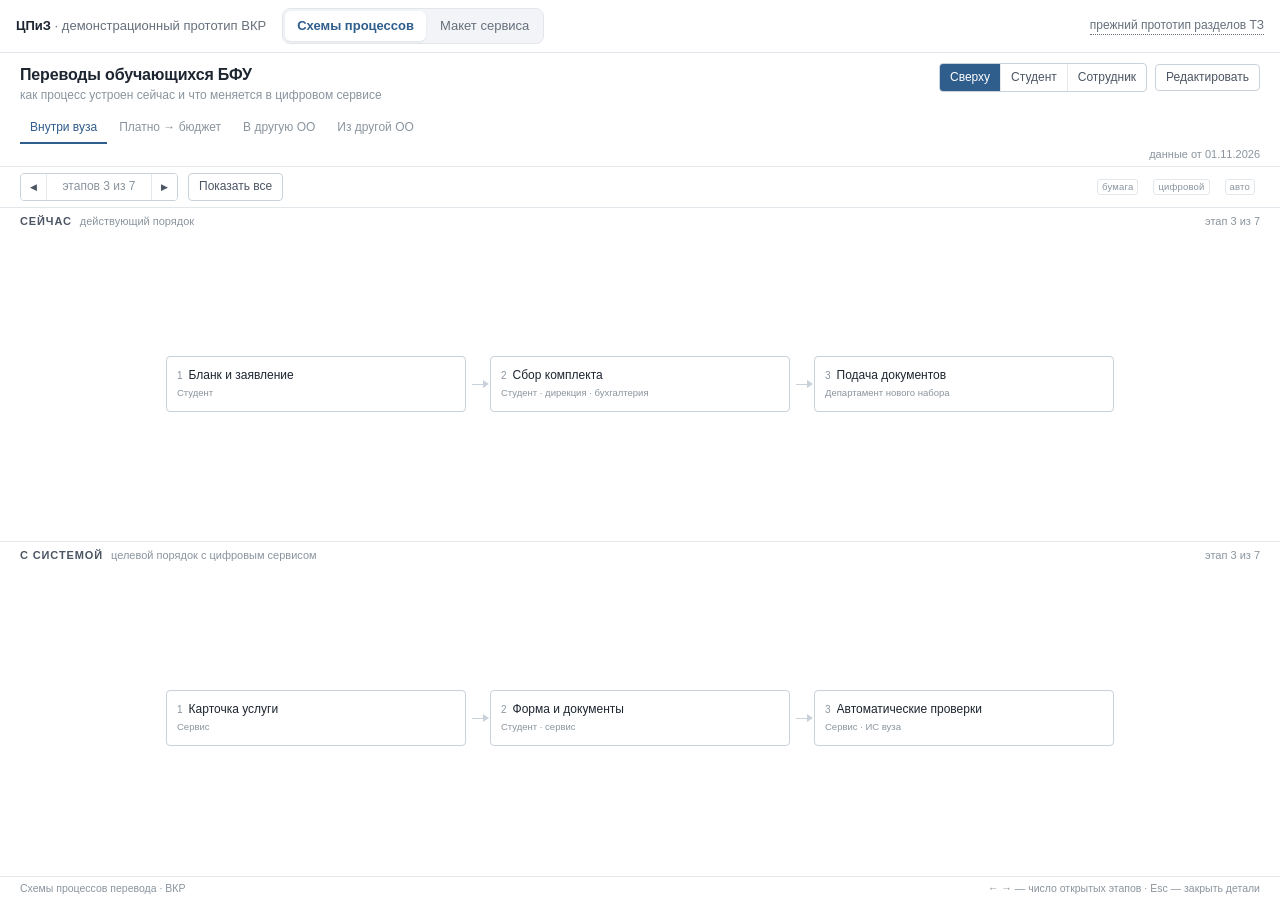
<file: index.html>
<!DOCTYPE html>
<html lang="ru">
<head>
<meta charset="utf-8">
<meta name="viewport" content="width=device-width, initial-scale=1">
<title>ЦПиЗ — схемы процессов и макет сервиса</title>
<meta name="description" content="Демонстрационный прототип по ВКР: схемы процессов перевода и макет сервиса «Центр поддержки и заявок». Статический сайт без сборки.">
<style>
  :root {
    --accent: #2f5d8c;
    --line: #e2e6ec;
    --bg: #f6f7f9;
    --text: #1b2430;
    --muted: #66707c;
  }
  * { box-sizing: border-box; }
  html, body { height: 100%; }
  body {
    margin: 0;
    display: flex;
    flex-direction: column;
    font: 14px/1.4 -apple-system, BlinkMacSystemFont, "Segoe UI", Roboto, Arial, sans-serif;
    color: var(--text);
    background: var(--bg);
  }
  .bar {
    flex: 0 0 auto;
    display: flex;
    align-items: center;
    gap: 16px;
    padding: 8px 16px;
    background: #fff;
    border-bottom: 1px solid var(--line);
    flex-wrap: wrap;
  }
  .bar__brand { font-weight: 600; font-size: 13px; white-space: nowrap; }
  .bar__brand span { color: var(--muted); font-weight: 400; }
  .tabs {
    display: flex;
    gap: 2px;
    padding: 2px;
    border: 1px solid var(--line);
    border-radius: 8px;
    background: #f2f4f7;
  }
  .tabs button {
    border: 0;
    background: transparent;
    padding: 6px 12px;
    border-radius: 6px;
    font: inherit;
    font-size: 13px;
    color: var(--muted);
    cursor: pointer;
  }
  .tabs button:hover { color: var(--text); }
  .tabs button[aria-pressed="true"] {
    background: #fff;
    color: var(--accent);
    font-weight: 600;
    box-shadow: 0 1px 2px rgba(16, 24, 40, .08);
  }
  .tabs button:focus-visible { outline: 2px solid var(--accent); outline-offset: 1px; }
  .bar__spacer { flex: 1 1 auto; }
  .bar__legacy {
    font-size: 12px;
    color: var(--muted);
    text-decoration: none;
    border-bottom: 1px dotted currentColor;
    white-space: nowrap;
  }
  .bar__legacy:hover { color: var(--accent); }
  .stage {
    flex: 1 1 auto;
    display: block;
    width: 100%;
    border: 0;
    background: #fff;
  }
  @media (max-width: 640px) {
    .bar { gap: 8px; padding: 6px 10px; }
    .bar__brand span { display: none; }
    .tabs button { padding: 5px 9px; font-size: 12.5px; }
    .bar__legacy { font-size: 11px; }
  }
  @media print {
    .bar { display: none; }
    .stage { height: auto; }
  }
</style>
</head>
<body>
<header class="bar">
  <div class="bar__brand">ЦПиЗ <span>· демонстрационный прототип ВКР</span></div>
  <div class="tabs" role="group" aria-label="Режим прототипа">
    <button type="button" data-mode="flows" aria-pressed="true">Схемы процессов</button>
    <button type="button" data-mode="mockup" aria-pressed="false">Макет сервиса</button>
  </div>
  <div class="bar__spacer"></div>
  <a class="bar__legacy" href="legacy-mockup/index.html" target="_blank" rel="noopener">прежний прототип разделов ТЗ</a>
</header>

<iframe class="stage" id="stage" src="flows/index.html" title="Прототип: схемы процессов"></iframe>

<script>
(function () {
  'use strict';

  var KEY = 'shell-mode';
  var VIEWS = {
    flows: { src: 'flows/index.html', title: 'Прототип: схемы процессов', doc: 'Схемы процессов' },
    mockup: { src: 'mockup/index.html', title: 'Прототип: макет сервиса', doc: 'Макет сервиса' }
  };
  var buttons = Array.prototype.slice.call(document.querySelectorAll('[data-mode]'));
  var stage = document.getElementById('stage');

  function readMode() {
    try {
      var saved = window.localStorage.getItem(KEY);
      return Object.prototype.hasOwnProperty.call(VIEWS, saved) ? saved : 'flows';
    } catch (err) {
      return 'flows';
    }
  }

  function saveMode(mode) {
    try {
      window.localStorage.setItem(KEY, mode);
    } catch (err) {
      /* localStorage недоступен (например, file:// в приватном режиме) — режим просто не запомнится */
    }
  }

  function applyMode(mode) {
    var view = VIEWS[mode] || VIEWS.flows;
    if (stage.getAttribute('src') !== view.src) {
      stage.setAttribute('src', view.src);
    }
    stage.title = view.title;
    document.title = view.doc + ' — ЦПиЗ';
    buttons.forEach(function (button) {
      button.setAttribute('aria-pressed', String(button.getAttribute('data-mode') === mode));
    });
  }

  buttons.forEach(function (button) {
    button.addEventListener('click', function () {
      var mode = button.getAttribute('data-mode');
      if (!VIEWS[mode]) { return; }
      applyMode(mode);
      saveMode(mode);
    });
  });

  applyMode(readMode());
})();
</script>
</body>
</html>
</file>
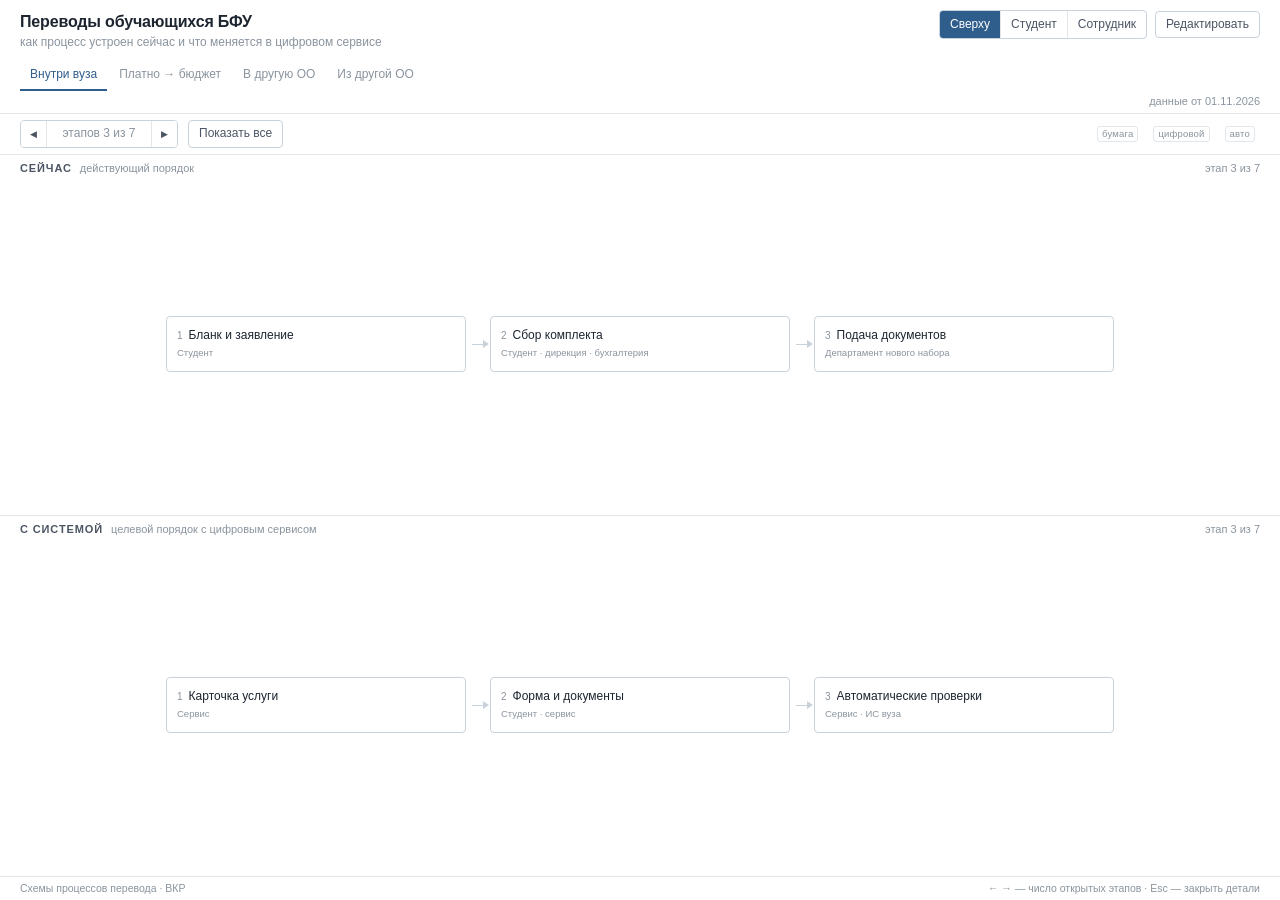
<file: flows/index.html>
<!DOCTYPE html>
<html lang="ru">
<head>
<meta charset="utf-8">
<meta name="viewport" content="width=device-width, initial-scale=1">
<title>Переводы обучающихся БФУ — схемы процессов</title>
<meta name="description" content="Схемы процессов перевода студентов БФУ: как процесс устроен сейчас и что меняется в цифровом сервисе.">
<link rel="stylesheet" href="flows.css">
</head>
<body>

<header class="topbar">
  <div class="topbar-main">
    <div class="brand">
      <h1 id="page-title">Переводы обучающихся БФУ</h1>
      <p class="subtitle" id="page-subtitle">как процесс устроен сейчас и что меняется в цифровом сервисе</p>
    </div>
    <div class="topbar-actions">
      <div class="pov-switch" id="pov-switch" role="group" aria-label="Точка зрения на процесс"></div>
      <button type="button" class="btn edit-toggle" id="edit-toggle" aria-pressed="false">Редактировать</button>
    </div>
  </div>

  <nav class="tabs" id="tabs" role="tablist" aria-label="Процессы перевода"></nav>

  <div class="statusline">
    <span class="note" id="note" hidden></span>
    <span class="message" id="message" role="status" aria-live="polite"></span>
    <span class="updated" id="updated"></span>
  </div>
</header>

<main class="board">
  <div class="board-toolbar">
    <div class="stepper" id="stepper" role="group" aria-label="Сколько этапов схемы открыто">
      <button type="button" id="prev-step" aria-label="Меньше открытых этапов">&#9664;</button>
      <span class="step-label" id="step-label">этапов 3 из 3</span>
      <button type="button" id="next-step" aria-label="Больше открытых этапов">&#9654;</button>
    </div>
    <button type="button" class="btn btn-ghost" id="show-all">Показать все</button>

    <div class="editbar" id="editbar" hidden>
      <button type="button" class="btn btn-primary" id="btn-save">Сохранить</button>
      <button type="button" class="btn" id="btn-reset">Сбросить</button>
      <button type="button" class="btn" id="btn-export">Экспорт JSON</button>
      <button type="button" class="btn" id="btn-import">Импорт JSON</button>
      <input type="file" id="import-file" accept=".json,application/json" hidden>
    </div>

    <div class="legend" aria-label="Типы документов">
      <span><span class="doc-type">бумага</span></span>
      <span><span class="doc-type">цифровой</span></span>
      <span><span class="doc-type">авто</span></span>
    </div>
  </div>

  <div class="print-head" id="print-head"></div>

  <div class="work">
    <div class="zones">
      <section class="zone" aria-labelledby="zone-asis-title">
        <div class="zone-head">
          <h2 id="zone-asis-title">Сейчас</h2>
          <span class="zone-sub">действующий порядок</span>
          <span class="zone-count" id="count-asis"></span>
          <div class="zone-tools" id="tools-asis" hidden>
            <button type="button" class="btn btn-mini" data-add="asIs">+ этап</button>
            <button type="button" class="btn btn-mini" data-del="asIs">&minus; этап</button>
          </div>
        </div>
        <div class="canvas" id="canvas-asis" tabindex="0" aria-label="Схема этапов: сейчас">
          <div class="track" id="track-asis"></div>
        </div>
      </section>

      <section class="zone" aria-labelledby="zone-tobe-title">
        <div class="zone-head">
          <h2 id="zone-tobe-title">С системой</h2>
          <span class="zone-sub">целевой порядок с цифровым сервисом</span>
          <span class="zone-count" id="count-tobe"></span>
          <div class="zone-tools" id="tools-tobe" hidden>
            <button type="button" class="btn btn-mini" data-add="toBe">+ этап</button>
            <button type="button" class="btn btn-mini" data-del="toBe">&minus; этап</button>
          </div>
        </div>
        <div class="canvas" id="canvas-tobe" tabindex="0" aria-label="Схема этапов: с системой">
          <div class="track" id="track-tobe"></div>
        </div>
      </section>
    </div>

    <aside class="detail" id="detail" hidden aria-label="Детали этапа">
      <div class="detail-head">
        <span class="detail-kicker" id="detail-kicker"></span>
        <button type="button" class="detail-close" id="detail-close" aria-label="Закрыть детали">&times;</button>
      </div>
      <div class="detail-body" id="detail-body"></div>
    </aside>
  </div>
</main>

<footer class="foot">
  <span>Схемы процессов перевода · ВКР</span>
  <span class="hint">&larr; &rarr; — число открытых этапов · Esc — закрыть детали</span>
</footer>

<script src="flows-data.js"></script>
<script src="flows.js"></script>
</body>
</html>
</file>
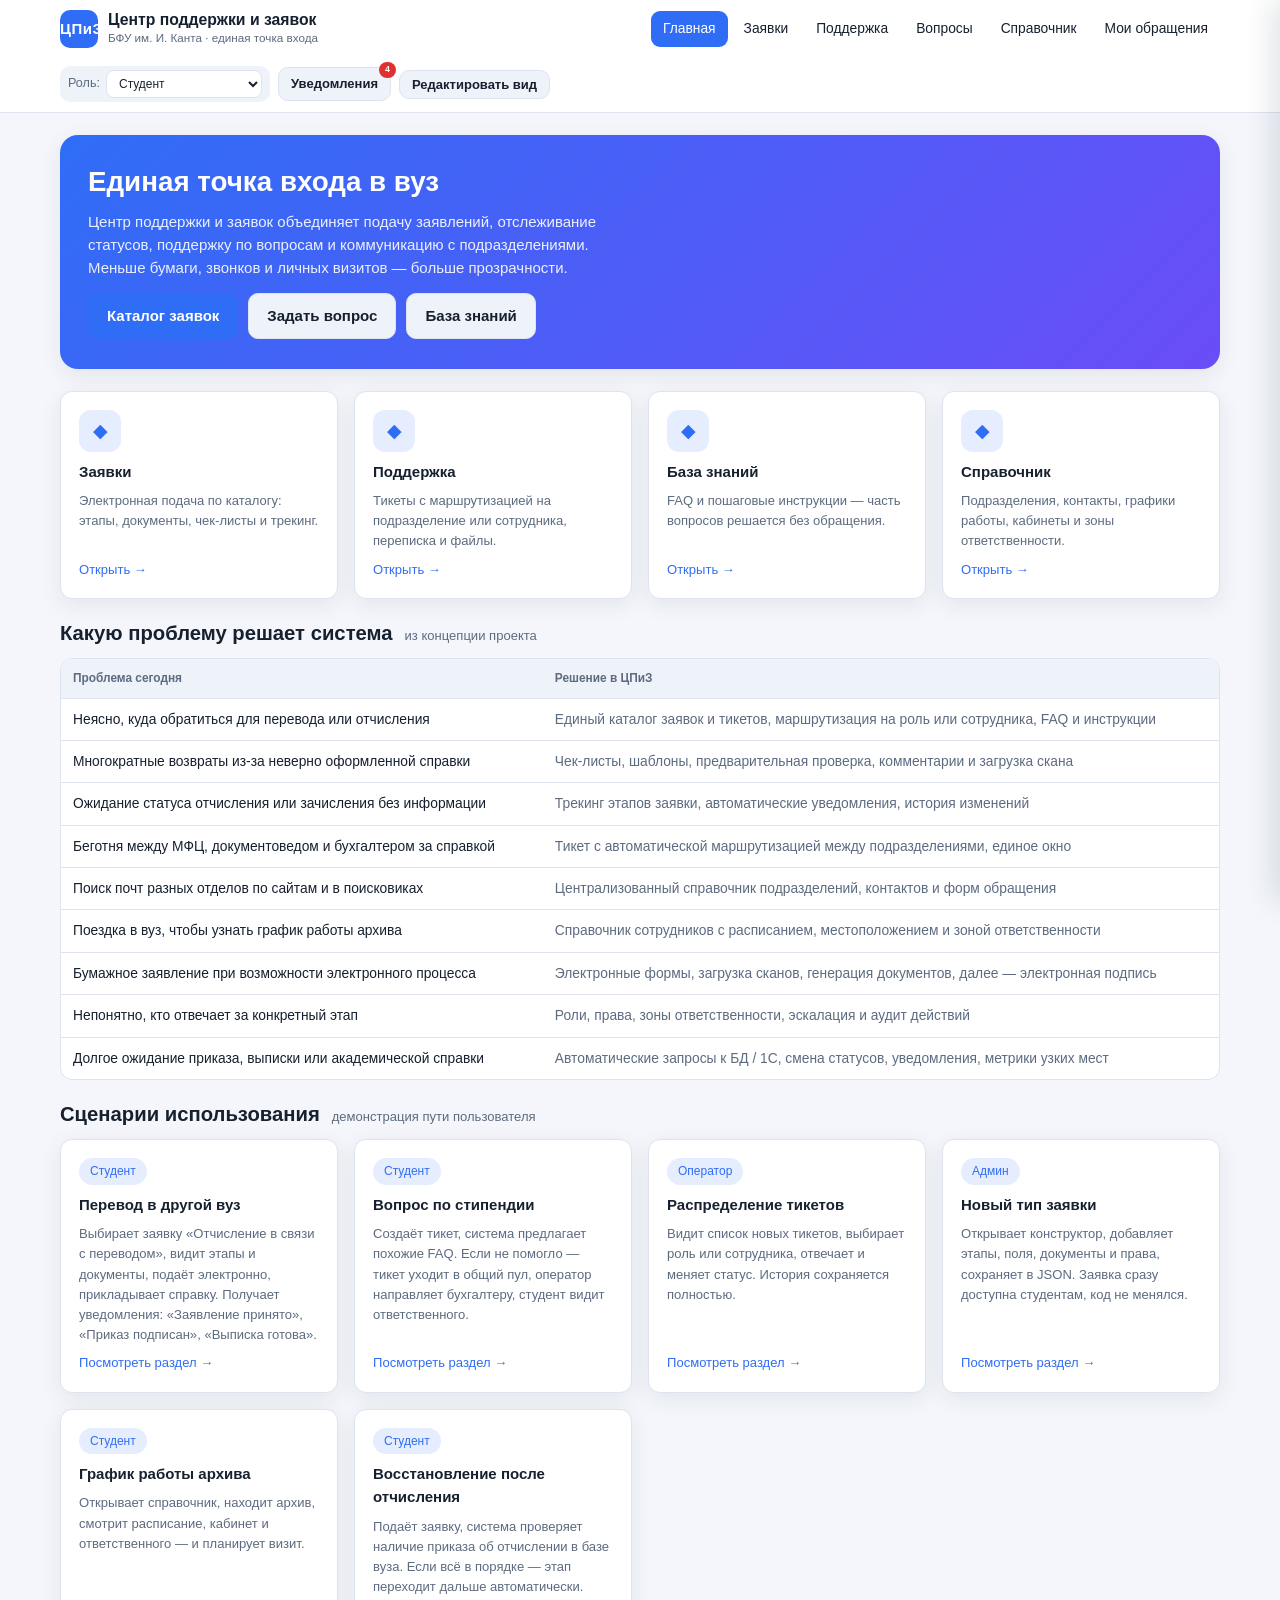
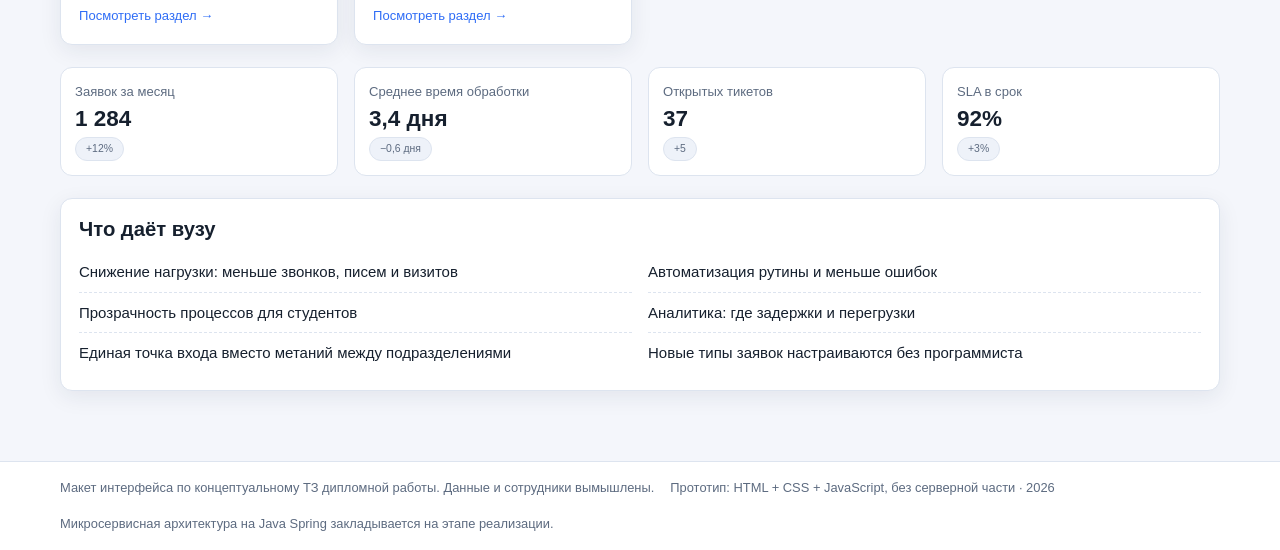
<file: legacy-mockup/index.html>
<!DOCTYPE html>
<html lang="ru">
<head>
<meta charset="utf-8">
<meta name="viewport" content="width=device-width, initial-scale=1">
<title>ЦПиЗ — Центр поддержки и заявок вуза (кликабельный макет)</title>
<meta name="description" content="Кликабельный макет веб-приложения «Центр поддержки и заявок» по концептуальному ТЗ дипломной работы. HTML/CSS/JS без серверной части.">
<link rel="stylesheet" href="css/styles.css">
</head>
<body>
<div class="shell">
  <header class="app-header" data-eid="header" data-elabel="Шапка сайта">
    <div class="app-header__inner">
      <div class="brand" data-eid="brand" data-elabel="Логотип и название">
        <div class="brand__mark">ЦПиЗ</div>
        <div>
          <div class="brand__title">Центр поддержки и заявок</div>
          <div class="brand__sub">БФУ им. И. Канта · единая точка входа</div>
        </div>
      </div>
      <nav class="nav" id="nav" aria-label="Основная навигация"></nav>
      <div class="header-tools" id="header-tools"></div>
    </div>
  </header>

  <main class="app-main" id="view"></main>

  <footer class="app-footer">
    <div class="app-footer__inner" data-eid="footer" data-elabel="Подвал сайта">
      <span>Макет интерфейса по концептуальному ТЗ дипломной работы. Данные и сотрудники вымышлены.</span>
      <span class="muted">Прототип: HTML + CSS + JavaScript, без серверной части · <span id="year"></span></span>
      <span class="muted">Микросервисная архитектура на Java Spring закладывается на этапе реализации.</span>
    </div>
  </footer>
</div>

<div id="modal-root"></div>
<div class="toasts" id="toasts"></div>

<noscript>
  <p style="padding:20px">Для работы макета нужен включённый JavaScript.</p>
</noscript>

<script src="js/data.js"></script>
<script src="js/editor.js"></script>
<script src="js/app.js"></script>
<script>document.getElementById('year').textContent = new Date().getFullYear();</script>
</body>
</html>
</file>
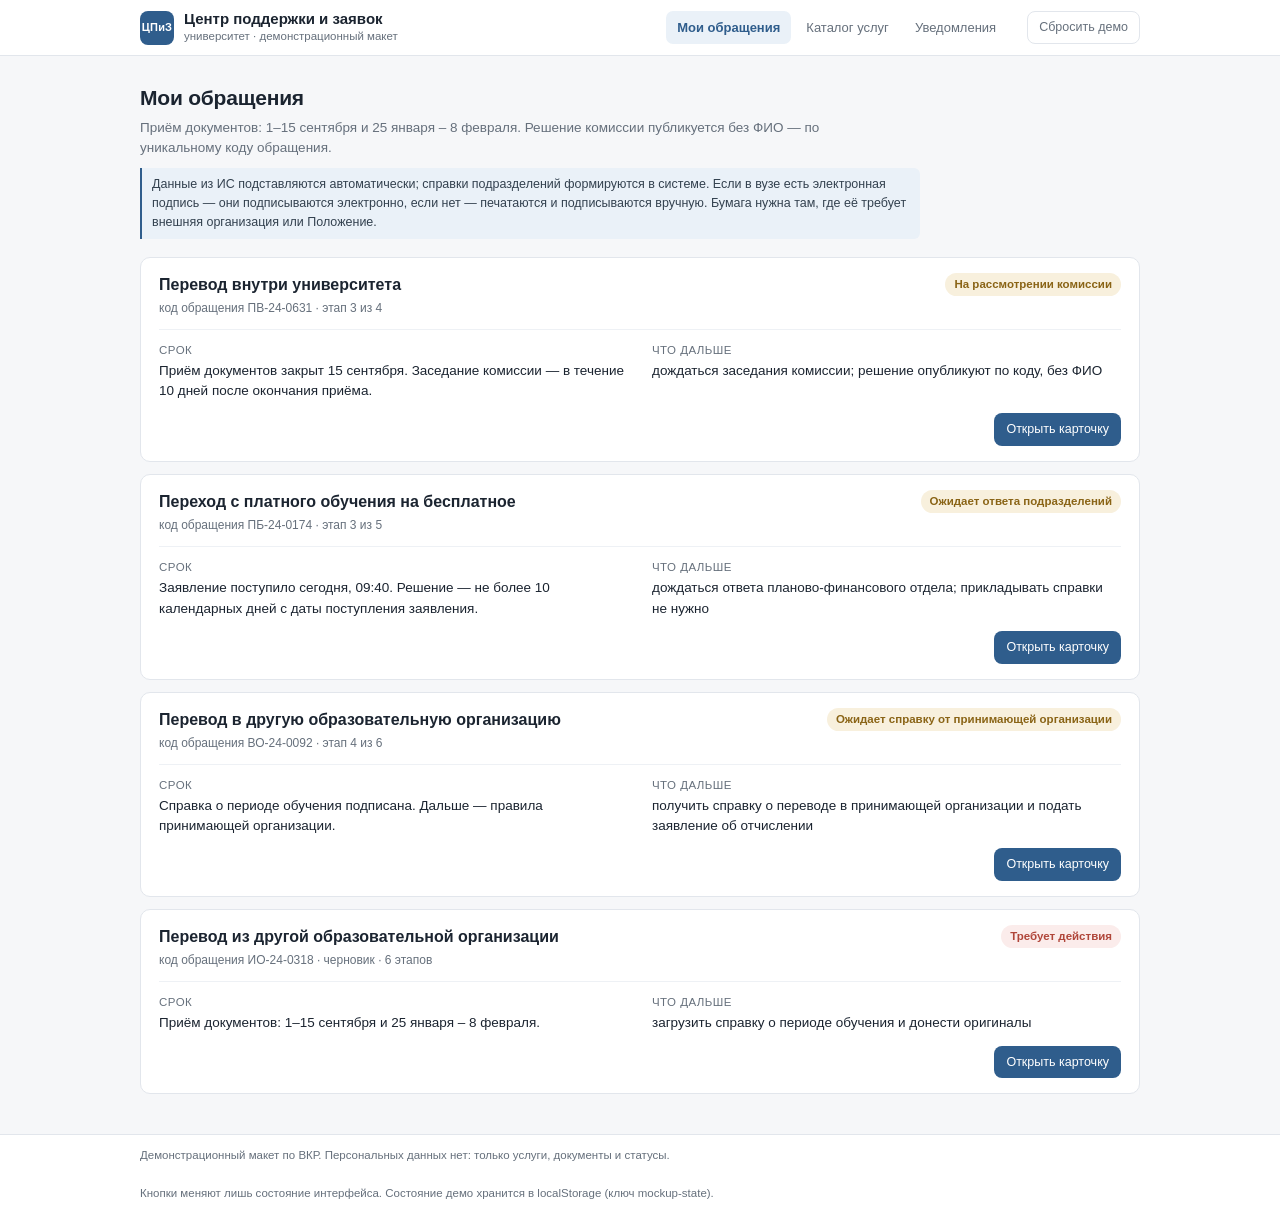
<file: mockup/index.html>
<!DOCTYPE html>
<html lang="ru">
<head>
<meta charset="utf-8">
<meta name="viewport" content="width=device-width, initial-scale=1">
<title>Центр поддержки и заявок — демонстрационный макет</title>
<meta name="description" content="Минималистичный макет сервиса «Центр поддержки и заявок»: четыре обращения по переводу, документы, проверки, история. Демонстрационные данные без персональной информации.">
<link rel="stylesheet" href="mockup.css">
</head>
<body>
<header class="top">
  <div class="top__inner">
    <div class="brand">
      <div class="brand__mark">ЦПиЗ</div>
      <div>
        <div class="brand__title">Центр поддержки и заявок</div>
        <div class="brand__sub">университет · демонстрационный макет</div>
      </div>
    </div>
    <nav class="nav" id="nav" aria-label="Разделы макета"></nav>
    <button class="btn btn--ghost btn--sm" id="reset" type="button">Сбросить демо</button>
  </div>
</header>

<main class="wrap" id="view"></main>

<footer class="foot">
  <div class="foot__inner">
    <span>Демонстрационный макет по ВКР. Персональных данных нет: только услуги, документы и статусы.</span>
    <span>Кнопки меняют лишь состояние интерфейса. Состояние демо хранится в localStorage (ключ mockup-state).</span>
  </div>
</footer>

<div class="toast" id="toast" role="status" aria-live="polite"></div>

<noscript><p style="padding:20px">Для работы макета нужен включённый JavaScript.</p></noscript>

<script src="mockup-data.js"></script>
<script src="mockup.js"></script>
</body>
</html>
</file>
<file: flows/flows.css>
/* flows.css — минималистичная схема процессов перевода.
   Светлый фон, один акцент, тонкие рамки, никаких теней и градиентов. */

[hidden] { display: none !important; }

:root {
  --bg: #f7f8f9;
  --panel: #ffffff;
  --ink: #1d2530;
  --ink-2: #4b5563;
  --muted: #8a949e;
  --faint: #b3bbc2;
  --line: #e2e7ec;
  --line-strong: #c9d2da;
  --accent: #2f5d8c;
  --accent-soft: #eef3f8;
  --radius: 4px;
  --font: -apple-system, BlinkMacSystemFont, "Segoe UI", Roboto, "Helvetica Neue", Arial, sans-serif;
}

* { box-sizing: border-box; }

html, body { height: 100%; }

html { -webkit-text-size-adjust: 100%; }

body {
  margin: 0;
  display: flex;
  flex-direction: column;
  overflow: hidden;
  background: var(--bg);
  color: var(--ink);
  font-family: var(--font);
  font-size: 14px;
  line-height: 1.45;
  -webkit-font-smoothing: antialiased;
}

:focus-visible {
  outline: 2px solid var(--accent);
  outline-offset: 1px;
}

/* ---------------------------------------------------------------- шапка */

.topbar {
  flex: 0 0 auto;
  background: var(--panel);
  border-bottom: 1px solid var(--line);
  padding: 10px 20px 0;
}

.topbar-main {
  display: flex;
  align-items: flex-start;
  justify-content: space-between;
  gap: 16px;
  flex-wrap: wrap;
}

.brand h1 {
  margin: 0;
  font-size: 16px;
  font-weight: 600;
  letter-spacing: -0.01em;
}

.subtitle {
  margin: 1px 0 0;
  font-size: 12px;
  color: var(--muted);
}

.topbar-actions {
  display: flex;
  align-items: center;
  gap: 8px;
  flex-wrap: wrap;
}

.pov-switch {
  display: inline-flex;
  border: 1px solid var(--line-strong);
  border-radius: var(--radius);
  overflow: hidden;
  background: var(--panel);
}

.pov-switch button {
  border: 0;
  border-right: 1px solid var(--line);
  background: transparent;
  padding: 5px 10px;
  font: inherit;
  font-size: 12px;
  color: var(--ink-2);
  cursor: pointer;
}

.pov-switch button:last-child { border-right: 0; }

.pov-switch button:hover { color: var(--accent); background: var(--accent-soft); }

.pov-switch button[aria-pressed="true"] {
  background: var(--accent);
  color: #fff;
}

.pov-switch button[aria-pressed="true"]:hover {
  background: var(--accent);
  color: #fff;
}

.tabs {
  display: flex;
  gap: 2px;
  margin-top: 8px;
  overflow-x: auto;
  scrollbar-width: thin;
}

.tabs button {
  flex: 0 0 auto;
  border: 0;
  border-bottom: 2px solid transparent;
  background: transparent;
  padding: 6px 10px;
  font: inherit;
  font-size: 12px;
  color: var(--muted);
  cursor: pointer;
}

.tabs button:hover { color: var(--accent); }

.tabs button[aria-selected="true"] {
  color: var(--accent);
  border-bottom-color: var(--accent);
}

.statusline {
  display: flex;
  align-items: center;
  gap: 10px;
  min-height: 22px;
  font-size: 11px;
  color: var(--muted);
}

.statusline .message { color: var(--ink-2); }

.statusline .message[data-kind="err"] { color: #a3402f; }
.statusline .message[data-kind="ok"] { color: var(--accent); }

.statusline .note {
  border: 1px solid var(--line-strong);
  border-radius: 3px;
  padding: 0 5px;
  color: var(--ink-2);
}

.statusline .updated { margin-left: auto; white-space: nowrap; }

/* ---------------------------------------------------------------- кнопки */

.btn {
  border: 1px solid var(--line-strong);
  border-radius: var(--radius);
  background: var(--panel);
  color: var(--ink-2);
  padding: 5px 10px;
  font: inherit;
  font-size: 12px;
  line-height: 1.3;
  cursor: pointer;
  white-space: nowrap;
}

.btn:hover { border-color: var(--accent); color: var(--accent); }

.btn:disabled {
  cursor: default;
  color: var(--faint);
  border-color: var(--line);
}

.btn:disabled:hover { border-color: var(--line); color: var(--faint); }

.btn-primary {
  border-color: var(--accent);
  color: var(--accent);
}

.btn-mini { padding: 2px 7px; font-size: 11px; }

.edit-toggle[aria-pressed="true"] {
  border-color: var(--accent);
  background: var(--accent);
  color: #fff;
}

.edit-toggle[aria-pressed="true"]:hover { color: #fff; }

/* ---------------------------------------------------------------- панель управления */

.board {
  flex: 1 1 auto;
  min-height: 0;
  display: flex;
  flex-direction: column;
  background: var(--panel);
}

.board-toolbar {
  flex: 0 0 auto;
  display: flex;
  align-items: center;
  gap: 10px;
  flex-wrap: wrap;
  padding: 6px 20px;
  border-bottom: 1px solid var(--line);
  background: var(--panel);
  font-size: 12px;
}

.stepper {
  display: inline-flex;
  align-items: center;
  border: 1px solid var(--line-strong);
  border-radius: var(--radius);
  overflow: hidden;
}

.stepper button {
  border: 0;
  border-right: 1px solid var(--line);
  background: var(--panel);
  color: var(--ink-2);
  width: 26px;
  height: 26px;
  padding: 0;
  font-size: 9px;
  cursor: pointer;
}

.stepper button:last-child { border-right: 0; border-left: 1px solid var(--line); }

.stepper button:hover { background: var(--accent-soft); color: var(--accent); }

.stepper button:disabled { color: var(--faint); cursor: default; background: var(--panel); }

.step-label {
  padding: 0 10px;
  min-width: 104px;
  text-align: center;
  color: var(--muted);
  font-variant-numeric: tabular-nums;
}

.editbar {
  display: inline-flex;
  align-items: center;
  gap: 6px;
  flex-wrap: wrap;
  padding-left: 10px;
  border-left: 1px solid var(--line);
}

.legend {
  display: inline-flex;
  align-items: center;
  gap: 10px;
  margin-left: auto;
  color: var(--muted);
}

.legend .doc-type { color: var(--muted); border-color: var(--line); }

/* ---------------------------------------------------------------- зоны */

.work {
  flex: 1 1 auto;
  min-height: 0;
  display: flex;
  align-items: stretch;
}

.zones {
  flex: 1 1 auto;
  min-width: 0;
  min-height: 0;
  display: flex;
  flex-direction: column;
}

.zone {
  flex: 1 1 0;
  min-height: 0;
  display: flex;
  flex-direction: column;
}

.zone + .zone { border-top: 1px solid var(--line); }

.zone-head {
  flex: 0 0 auto;
  display: flex;
  align-items: baseline;
  gap: 8px;
  padding: 6px 20px 0;
}

.zone-head h2 {
  margin: 0;
  font-size: 11px;
  font-weight: 600;
  letter-spacing: 0.08em;
  text-transform: uppercase;
  color: var(--ink-2);
}

.zone-sub {
  font-size: 11px;
  color: var(--muted);
}

.zone-count {
  margin-left: auto;
  font-size: 11px;
  color: var(--muted);
  font-variant-numeric: tabular-nums;
  white-space: nowrap;
}

.zone-tools {
  display: inline-flex;
  gap: 4px;
  margin-left: 8px;
}

.canvas {
  flex: 1 1 auto;
  min-height: 0;
  min-width: 0;
  display: flex;
  align-items: center;
  /* схема всегда влезает по ширине: горизонтальной прокрутки нет */
  overflow: hidden;
}

.canvas:focus-visible { outline-offset: -2px; }

.track {
  flex: 1 1 auto;
  display: flex;
  align-items: center;
  justify-content: center;
  width: 100%;
  min-width: 0;
  box-sizing: border-box;
  padding: 6px 14px 10px;
}

/* ---------------------------------------------------------------- блоки */

.node {
  flex: 1 1 0;
  min-width: 0;
  max-width: 300px;
  min-height: 56px;
  display: flex;
  flex-direction: column;
  justify-content: center;
  gap: 3px;
  padding: 7px 10px;
  border: 1px solid var(--line-strong);
  border-radius: var(--radius);
  background: var(--panel);
  color: var(--ink);
  font: inherit;
  text-align: left;
  cursor: pointer;
}

.node:hover { border-color: var(--accent); }

.node-main {
  display: flex;
  align-items: baseline;
  gap: 6px;
  min-width: 0;
}

.node-num {
  flex: 0 0 auto;
  font-size: 11px;
  color: var(--muted);
  font-variant-numeric: tabular-nums;
}

.node-title {
  min-width: 0;
  font-size: 13px;
  font-weight: 500;
  line-height: 1.25;
  overflow-wrap: anywhere;
  display: -webkit-box;
  -webkit-line-clamp: 2;
  -webkit-box-orient: vertical;
  overflow: hidden;
}

.node-role {
  min-width: 0;
  max-width: 100%;
  overflow: hidden;
  text-overflow: ellipsis;
  white-space: nowrap;
  font-size: 10.5px;
  color: var(--muted);
}

.node.is-active {
  border-color: var(--accent);
  background: var(--accent-soft);
}

.node.is-active .node-num { color: var(--accent); }

/* много узких блоков (7 и больше): шрифт на 1pt мельче, стрелки уже */
.track.is-dense .node-title { font-size: 12px; }

.track.is-dense .node-role { font-size: 9.5px; }

.track.is-dense .node-num { font-size: 10px; }

.node.is-ghost {
  display: none;
}

/* ---------------------------------------------------------------- стрелки (CSS) */

.arrow {
  position: relative;
  flex: 0 0 34px;
  width: 34px;
  min-width: 22px;
  height: 20px;
  align-self: center;
}

.track.is-dense .arrow { flex-basis: 24px; width: 24px; }

.arrow::before {
  content: "";
  position: absolute;
  left: 6px;
  right: 7px;
  top: 50%;
  height: 1px;
  background: var(--line-strong);
}

.arrow::after {
  content: "";
  position: absolute;
  right: 1px;
  top: 50%;
  margin-top: -4px;
  width: 0;
  height: 0;
  border-top: 4px solid transparent;
  border-bottom: 4px solid transparent;
  border-left: 6px solid var(--line-strong);
}

.arrow.is-ghost { display: none; }

/* тонкие полосы прокрутки — только там, где содержимое не влезает */

.detail::-webkit-scrollbar,
.tabs::-webkit-scrollbar { height: 7px; width: 7px; }

.detail::-webkit-scrollbar-track,
.tabs::-webkit-scrollbar-track { background: transparent; }

.detail::-webkit-scrollbar-thumb,
.tabs::-webkit-scrollbar-thumb {
  background: var(--line-strong);
  border-radius: 4px;
}

.detail::-webkit-scrollbar-thumb:hover { background: var(--muted); }

/* ---------------------------------------------------------------- детали */

.detail {
  flex: 0 0 auto;
  width: clamp(260px, 27vw, 360px);
  min-height: 0;
  overflow-y: auto;
  overscroll-behavior: contain;
  border-left: 1px solid var(--line);
  background: var(--panel);
  padding: 10px 16px 24px;
  scrollbar-width: thin;
}

.detail-head {
  display: flex;
  align-items: center;
  gap: 8px;
  padding-bottom: 8px;
  border-bottom: 1px solid var(--line);
}

.detail-kicker {
  font-size: 11px;
  letter-spacing: 0.04em;
  text-transform: uppercase;
  color: var(--muted);
}

.detail-close {
  margin-left: auto;
  border: 0;
  background: transparent;
  padding: 0 2px;
  font-size: 18px;
  line-height: 1;
  color: var(--muted);
  cursor: pointer;
}

.detail-close:hover { color: var(--accent); }

.d-title {
  margin: 10px 0 8px;
  font-size: 14px;
  font-weight: 600;
  line-height: 1.3;
}

.d-meta {
  display: grid;
  grid-template-columns: 1fr;
  gap: 6px;
  margin: 0 0 12px;
}

.d-meta div { display: flex; gap: 8px; align-items: baseline; }

.d-meta dt {
  flex: 0 0 54px;
  margin: 0;
  font-size: 10px;
  letter-spacing: 0.05em;
  text-transform: uppercase;
  color: var(--muted);
}

.d-meta dd {
  margin: 0;
  min-width: 0;
  font-size: 12px;
  color: var(--ink-2);
}

.d-block { margin-top: 14px; }

.d-block h4 {
  margin: 0 0 4px;
  font-size: 10px;
  font-weight: 500;
  letter-spacing: 0.05em;
  text-transform: uppercase;
  color: var(--muted);
}

.d-text {
  margin: 0;
  font-size: 12.5px;
  line-height: 1.55;
  color: var(--ink-2);
}

.d-pov { margin-top: 8px; }

.d-pov + .d-pov { padding-top: 8px; border-top: 1px dashed var(--line); }

.d-pov .d-label {
  font-size: 10px;
  letter-spacing: 0.05em;
  text-transform: uppercase;
  color: var(--muted);
  margin-bottom: 2px;
}

.d-pov.is-current .d-label { color: var(--accent); }

.d-docs {
  list-style: none;
  margin: 0;
  padding: 0;
}

.d-docs li {
  padding: 4px 0;
  border-bottom: 1px solid var(--line);
}

.d-docs li:last-child { border-bottom: 0; }

.d-doc-name {
  display: block;
  font-size: 12px;
  color: var(--ink-2);
}

.d-doc-route {
  display: block;
  font-size: 10.5px;
  color: var(--muted);
}

.doc-type {
  display: inline-block;
  border: 1px solid var(--line-strong);
  border-radius: 3px;
  padding: 0 4px;
  margin-right: 5px;
  font-size: 9.5px;
  letter-spacing: 0.02em;
  color: var(--muted);
  white-space: nowrap;
}

.d-empty {
  margin: 0;
  font-size: 12px;
  color: var(--muted);
}

.d-foot {
  display: flex;
  gap: 8px;
  align-items: baseline;
  margin-top: 14px;
  padding-top: 10px;
  border-top: 1px solid var(--line);
}

.d-foot .d-foot-label {
  flex: 0 0 74px;
  font-size: 10px;
  letter-spacing: 0.05em;
  text-transform: uppercase;
  color: var(--muted);
}

.d-foot .d-text { font-size: 12px; }

/* ---------------------------------------------------------------- правка */

body.is-editing [contenteditable="true"] {
  outline: 1px dashed var(--line-strong);
  outline-offset: 2px;
  border-radius: 2px;
  min-height: 1em;
}

body.is-editing [contenteditable="true"]:hover { background: #fafbfc; }

body.is-editing [contenteditable="true"]:focus {
  outline: 1px solid var(--accent);
  background: var(--panel);
}

.is-editing .detail {
  background: #fcfdfe;
}

/* ---------------------------------------------------------------- подвал */

.foot {
  flex: 0 0 auto;
  display: flex;
  align-items: center;
  gap: 12px;
  padding: 4px 20px;
  border-top: 1px solid var(--line);
  background: var(--panel);
  font-size: 10.5px;
  color: var(--muted);
}

.foot .hint { margin-left: auto; }

.fatal {
  margin: 24px;
  color: #a3402f;
  font-size: 13px;
}

/* ---------------------------------------------------------------- узкие канвасы */

@media (max-width: 1180px) {
  .track { padding: 6px 10px 10px; }
  .arrow { flex-basis: 26px; width: 26px; }
  .node-title { font-size: 12px; }
  .node-role { font-size: 10px; }
  .track.is-dense .arrow { flex-basis: 20px; width: 20px; }
}

/* ---------------------------------------------------------------- печать */

.print-head { display: none; }

@media print {
  @page { margin: 12mm; }

  html, body {
    height: auto;
    overflow: visible;
    background: #fff;
  }

  body { font-size: 10px; display: block; }

  .topbar-actions,
  .tabs,
  .statusline,
  .board-toolbar,
  .detail,
  .foot,
  .zone-tools { display: none !important; }

  .topbar {
    padding: 0 0 6px;
    border-bottom: 1px solid #000;
  }

  .subtitle { color: #444; }

  .board { display: block; }

  .print-head {
    display: block;
    margin: 8px 0 10px;
  }

  .print-head h2 { margin: 0 0 2px; font-size: 12px; }

  .print-head p { margin: 0; font-size: 10px; color: #444; }

  .work { display: block; }

  .zones { display: block; }

  .zone {
    display: block;
    height: auto;
    min-height: 0;
    break-inside: avoid;
    page-break-inside: avoid;
    padding: 4px 0 10px;
  }

  .zone + .zone { border-top: 1px solid #000; padding-top: 10px; }

  .zone-head { padding: 0 0 4px; }

  .zone-head h2 { color: #000; }

  .zone-count { display: none; }

  .zone-count { color: #444; }

  .canvas {
    display: block;
    height: auto;
    overflow: visible;
  }

  .track {
    flex-wrap: wrap;
    justify-content: flex-start;
    gap: 0;
    padding: 0;
    width: auto;
    min-width: 0;
  }

  .node {
    flex: 0 0 auto;
    width: 150px;
    max-width: none;
    min-height: 0;
    border-color: #666;
    break-inside: avoid;
  }

  .node.is-ghost {
    display: flex;
    border-style: solid;
    border-color: #666;
    background: #fff;
  }

  .arrow.is-ghost { display: block; }

  .node.is-ghost .node-main,
  .node.is-ghost .node-role { visibility: visible; }

  .node.is-active { background: #fff; border-color: #000; }

  .arrow { flex: 0 0 26px; width: 26px; }

  .arrow::before { background: #666; }

  .arrow::after {
    border-left-color: #666;
  }

  .d-text, .d-block, .detail { display: none !important; }
}
</file>
<file: legacy-mockup/css/styles.css>
/* ============================================================
   ЦПиЗ — макет интерфейса. Дизайн-токены вынесены в CSS-переменные,
   чтобы визуальный редактор мог менять их из интерфейса.
   ============================================================ */

:root {
  --c-primary: #2f6df6;
  --c-primary-ink: #ffffff;
  --c-accent: #12b886;
  --c-bg: #f4f6fb;
  --c-surface: #ffffff;
  --c-surface-2: #eef2f9;
  --c-text: #16202e;
  --c-muted: #5d6b80;
  --c-border: #dde4ef;
  --c-danger: #e03131;
  --c-warn: #f08c00;
  --c-ok: #12b886;

  --font-base: 15px;
  --font-family: "Segoe UI", Roboto, "Helvetica Neue", Arial, sans-serif;
  --container: 1200px;

  --radius: 12px;
  --shadow: 0 6px 22px rgba(20, 35, 60, 0.08);

  --btn-py: 10px;
  --btn-px: 18px;
  --btn-radius: 10px;
  --btn-font: 15px;
  --btn-weight: 600;
  --btn-justify: flex-start;
}

* { box-sizing: border-box; }

html, body { margin: 0; padding: 0; }

body {
  background: var(--c-bg);
  color: var(--c-text);
  font-family: var(--font-family);
  font-size: var(--font-base);
  line-height: 1.55;
  -webkit-font-smoothing: antialiased;
}

a { color: var(--c-primary); text-decoration: none; }
a:hover { text-decoration: underline; }

h1, h2, h3, h4 { line-height: 1.25; margin: 0 0 10px; }
h1 { font-size: 1.85em; }
h2 { font-size: 1.35em; }
h3 { font-size: 1.1em; }
p { margin: 0 0 10px; }

.skip-link { position: absolute; left: -9999px; }
.skip-link:focus { left: 8px; top: 8px; z-index: 9999; background: #fff; padding: 8px 12px; border-radius: 8px; }

/* ---------- Каркас ---------- */

.shell { min-height: 100vh; display: flex; flex-direction: column; }

.app-header {
  background: var(--c-surface);
  border-bottom: 1px solid var(--c-border);
  position: sticky; top: 0; z-index: 40;
}
.app-header__inner {
  max-width: var(--container);
  margin: 0 auto;
  padding: 10px 20px;
  display: flex; align-items: center; gap: 18px; flex-wrap: wrap;
}
.brand { display: flex; align-items: center; gap: 10px; }
.brand__mark {
  width: 38px; height: 38px; border-radius: 10px;
  background: var(--c-primary); color: var(--c-primary-ink);
  display: grid; place-items: center; font-weight: 700; letter-spacing: .5px;
}
.brand__title { font-weight: 700; font-size: 1.05em; line-height: 1.1; }
.brand__sub { font-size: .78em; color: var(--c-muted); }

.nav { display: flex; gap: 4px; flex-wrap: wrap; margin-left: auto; }
.nav a, .nav button.navlink {
  padding: 7px 12px; border-radius: 9px; color: var(--c-text);
  font-size: .92em; border: 0; background: transparent; cursor: pointer; font-family: inherit;
}
.nav a:hover, .nav button.navlink:hover { background: var(--c-surface-2); text-decoration: none; }
.nav a.is-active { background: var(--c-primary); color: var(--c-primary-ink); }
.header-tools { display: flex; align-items: center; gap: 8px; }

.role-switch {
  display: flex; align-items: center; gap: 6px; font-size: .84em; color: var(--c-muted);
  background: var(--c-surface-2); padding: 4px 8px; border-radius: 10px;
}
.role-switch select {
  border: 1px solid var(--c-border); border-radius: 8px; padding: 5px 8px;
  font-family: inherit; font-size: .95em; background: var(--c-surface); color: var(--c-text);
}

.bell { position: relative; }
.bell__count {
  position: absolute; top: -6px; right: -6px; background: var(--c-danger); color: #fff;
  font-size: .68em; border-radius: 999px; padding: 1px 6px; font-weight: 700;
}

.app-main {
  flex: 1;
  max-width: var(--container);
  width: 100%;
  margin: 0 auto;
  padding: 22px 20px 48px;
}

.app-footer {
  border-top: 1px solid var(--c-border);
  background: var(--c-surface);
  color: var(--c-muted);
  font-size: .86em;
}
.app-footer__inner { max-width: var(--container); margin: 0 auto; padding: 16px 20px; display: flex; gap: 16px; flex-wrap: wrap; }

/* ---------- Кнопки ---------- */

.btn-row { display: flex; flex-wrap: wrap; gap: 10px; justify-content: var(--btn-justify); }

.btn {
  display: inline-flex; align-items: center; gap: 8px;
  padding: var(--btn-py) var(--btn-px);
  border-radius: var(--btn-radius);
  font-size: var(--btn-font); font-weight: var(--btn-weight);
  font-family: inherit; cursor: pointer; border: 1px solid transparent;
  background: var(--c-primary); color: var(--c-primary-ink);
  transition: filter .15s ease, transform .05s ease;
}
.btn:hover { filter: brightness(1.07); text-decoration: none; }
.btn:active { transform: translateY(1px); }
.btn--ghost { background: transparent; color: var(--c-primary); border-color: var(--c-primary); }
.btn--soft { background: var(--c-surface-2); color: var(--c-text); border-color: var(--c-border); }
.btn--ok { background: var(--c-ok); color: #fff; }
.btn--danger { background: var(--c-danger); color: #fff; }
.btn--sm { --btn-py: 6px; --btn-px: 12px; --btn-font: 13px; }
.btn--block { width: 100%; justify-content: center; }

/* ---------- Общие блоки ---------- */

.card {
  background: var(--c-surface);
  border: 1px solid var(--c-border);
  border-radius: var(--radius);
  box-shadow: var(--shadow);
  padding: 18px;
}
.card + .card { margin-top: 16px; }
.card--flat { box-shadow: none; }

.grid { display: grid; gap: 16px; }
.grid--2 { grid-template-columns: repeat(auto-fit, minmax(320px, 1fr)); }
.grid--3 { grid-template-columns: repeat(auto-fit, minmax(250px, 1fr)); }
.grid--4 { grid-template-columns: repeat(auto-fit, minmax(200px, 1fr)); }
.grid--cards { grid-template-columns: repeat(auto-fit, minmax(330px, 1fr)); }
.grid--sidebar { grid-template-columns: minmax(0, 1fr) 320px; align-items: start; }
@media (max-width: 900px) { .grid--sidebar { grid-template-columns: 1fr; } }

.section { margin-bottom: 22px; }
.section__head { display: flex; align-items: baseline; gap: 12px; flex-wrap: wrap; margin-bottom: 12px; }
.section__head h2 { margin: 0; }
.muted { color: var(--c-muted); }
.small { font-size: .87em; }
.center { text-align: center; }
.stack > * + * { margin-top: 12px; }
.row { display: flex; align-items: center; gap: 10px; flex-wrap: wrap; }
.row--between { justify-content: space-between; }

.hero {
  background: linear-gradient(135deg, var(--c-primary) 0%, #6a4df6 100%);
  color: #fff; border-radius: calc(var(--radius) + 6px); padding: 30px 28px;
  box-shadow: var(--shadow);
}
.hero h1 { color: #fff; }
.hero p { color: rgba(255, 255, 255, .9); max-width: 62ch; }
.hero .chip { background: rgba(255, 255, 255, .18); color: #fff; border-color: transparent; }

.chip {
  display: inline-flex; align-items: center; gap: 6px;
  font-size: .8em; padding: 3px 10px; border-radius: 999px;
  background: var(--c-surface-2); color: var(--c-muted); border: 1px solid var(--c-border);
}
.chip--primary { background: color-mix(in srgb, var(--c-primary) 12%, transparent); color: var(--c-primary); border-color: transparent; }
.chip--ok { background: color-mix(in srgb, var(--c-ok) 14%, transparent); color: var(--c-ok); border-color: transparent; }
.chip--warn { background: color-mix(in srgb, var(--c-warn) 16%, transparent); color: #b26a00; border-color: transparent; }
.chip--danger { background: color-mix(in srgb, var(--c-danger) 14%, transparent); color: var(--c-danger); border-color: transparent; }

.data-list { list-style: none; margin: 0; padding: 0; }
.data-list li { display: flex; justify-content: space-between; gap: 12px; padding: 8px 0; border-bottom: 1px dashed var(--c-border); }
.data-list li:last-child { border-bottom: 0; }

.kv { display: grid; grid-template-columns: 160px 1fr; gap: 8px 14px; }
.kv dt { color: var(--c-muted); }
.kv dd { margin: 0; overflow-wrap: anywhere; }
@media (max-width: 600px) { .kv { grid-template-columns: 1fr; } }

/* компактный список «параметр — значение» для узких карточек (справочник подразделений) */
.kv--compact { grid-template-columns: minmax(78px, max-content) 1fr; gap: 5px 10px; }
.kv--compact dt { font-size: .95em; white-space: nowrap; }

/* ---------- Формы ---------- */

.field { margin-bottom: 12px; }
.field label { display: block; font-size: .86em; color: var(--c-muted); margin-bottom: 4px; }
input[type="text"], input[type="email"], input[type="tel"], input[type="number"],
input[type="search"], input[type="password"], select, textarea {
  width: 100%; padding: 9px 11px; border: 1px solid var(--c-border); border-radius: 9px;
  font-family: inherit; font-size: .95em; background: var(--c-surface); color: var(--c-text);
}
textarea { min-height: 90px; resize: vertical; }
input:focus, select:focus, textarea:focus { outline: 2px solid color-mix(in srgb, var(--c-primary) 35%, transparent); border-color: var(--c-primary); }
.check { display: flex; align-items: center; gap: 8px; font-size: .92em; }
.check input { width: auto; }
.switch-row { display: flex; justify-content: space-between; align-items: center; gap: 12px; padding: 9px 0; border-bottom: 1px dashed var(--c-border); }
.switch-row:last-child { border-bottom: 0; }

/* ---------- Карточки заявок и каталога ---------- */

.tile {
  background: var(--c-surface); border: 1px solid var(--c-border); border-radius: var(--radius);
  box-shadow: var(--shadow); padding: 18px; display: flex; flex-direction: column; gap: 8px;
}
.tile__icon {
  width: 42px; height: 42px; border-radius: 12px; display: grid; place-items: center;
  background: color-mix(in srgb, var(--c-primary) 12%, transparent); color: var(--c-primary); font-size: 1.25em;
}
.tile__title { font-weight: 650; }
.tile__link { margin-top: auto; }

.app-card { display: flex; flex-direction: column; gap: 10px; }
.app-card__head { display: flex; justify-content: space-between; gap: 10px; align-items: flex-start; }
.app-card__tags { display: flex; gap: 6px; flex-wrap: wrap; }
.app-card__meta { display: flex; gap: 14px; flex-wrap: wrap; font-size: .85em; color: var(--c-muted); }

.filterbar {
  display: flex; gap: 10px; flex-wrap: wrap; align-items: center;
  background: var(--c-surface); border: 1px solid var(--c-border); border-radius: var(--radius); padding: 12px;
}
.filterbar input[type="search"] { max-width: 320px; }
.segmented { display: flex; gap: 4px; background: var(--c-surface-2); padding: 3px; border-radius: 10px; }
.segmented button {
  border: 0; background: transparent; padding: 6px 12px; border-radius: 8px;
  font-family: inherit; font-size: .88em; cursor: pointer; color: var(--c-muted);
}
.segmented button.is-active { background: var(--c-surface); color: var(--c-text); box-shadow: 0 1px 3px rgba(0,0,0,.08); }

/* ---------- Этапы ---------- */

.stepper { list-style: none; margin: 0; padding: 0; }
.stepper li { display: flex; gap: 12px; align-items: flex-start; padding: 6px 0; }
.stepper__dot {
  width: 26px; height: 26px; border-radius: 999px; flex: 0 0 26px;
  display: grid; place-items: center; font-size: .78em; font-weight: 700;
  background: var(--c-surface-2); color: var(--c-muted); border: 1px solid var(--c-border);
}
.stepper li.is-done .stepper__dot { background: var(--c-ok); color: #fff; border-color: transparent; }
.stepper li.is-current .stepper__dot { background: var(--c-primary); color: #fff; border-color: transparent; }
.stepper li.is-current .stepper__title { font-weight: 650; }
.stepper__title { font-size: .95em; }
.stepper__note { font-size: .82em; color: var(--c-muted); }

.progress { height: 8px; border-radius: 999px; background: var(--c-surface-2); overflow: hidden; }
.progress > span { display: block; height: 100%; background: var(--c-primary); }
.progress--ok > span { background: var(--c-ok); }

/* ---------- Тикеты и чат ---------- */

.ticket-row {
  display: flex; justify-content: space-between; gap: 12px; align-items: center;
  padding: 12px 0; border-bottom: 1px solid var(--c-border);
}
.ticket-row:last-child { border-bottom: 0; }

.chat { display: flex; flex-direction: column; gap: 10px; }
.msg { max-width: 78%; padding: 10px 13px; border-radius: 12px; border: 1px solid var(--c-border); background: var(--c-surface); }
.msg__meta { font-size: .78em; color: var(--c-muted); margin-bottom: 3px; }
.msg--me { align-self: flex-end; background: color-mix(in srgb, var(--c-primary) 10%, var(--c-surface)); border-color: transparent; }
.msg--system { align-self: center; max-width: 90%; background: var(--c-surface-2); border-style: dashed; color: var(--c-muted); }

/* ---------- Таблицы ---------- */

.table-wrap { overflow-x: auto; border: 1px solid var(--c-border); border-radius: var(--radius); background: var(--c-surface); }
table { border-collapse: collapse; width: 100%; font-size: .92em; }
th, td { text-align: left; padding: 10px 12px; border-bottom: 1px solid var(--c-border); white-space: nowrap; }
th { background: var(--c-surface-2); font-weight: 600; color: var(--c-muted); font-size: .86em; }
tbody tr:last-child td { border-bottom: 0; }
tbody tr:hover { background: color-mix(in srgb, var(--c-primary) 5%, transparent); }

/* ---------- Метрики ---------- */

.metric-tile { background: var(--c-surface); border: 1px solid var(--c-border); border-radius: var(--radius); padding: 14px; }
.metric-tile__value { font-size: 1.5em; font-weight: 700; }
.bar { display: flex; align-items: center; gap: 10px; margin-bottom: 8px; font-size: .88em; }
.bar__label { flex: 0 0 210px; color: var(--c-muted); }
.bar__track { flex: 1; height: 10px; background: var(--c-surface-2); border-radius: 999px; overflow: hidden; }
.bar__fill { height: 100%; background: var(--c-primary); }
.bar__fill--accent { background: var(--c-accent); }
.bar__value { flex: 0 0 84px; text-align: right; }
@media (max-width: 640px) { .bar__label { flex-basis: 120px; } }

/* ---------- Конструктор ---------- */

.constructor { display: grid; grid-template-columns: 220px minmax(0, 1fr) 280px; gap: 14px; align-items: start; }
@media (max-width: 1050px) { .constructor { grid-template-columns: 1fr; } }
.palette { display: flex; flex-direction: column; gap: 8px; }
.palette__item {
  text-align: left; border: 1px dashed var(--c-border); background: var(--c-surface);
  border-radius: 10px; padding: 9px 11px; cursor: grab; font-family: inherit;
}
.palette__item:hover { border-color: var(--c-primary); }
.canvas { min-height: 420px; border: 2px dashed var(--c-border); border-radius: var(--radius); padding: 12px; background: var(--c-surface); }
.canvas.is-over { border-color: var(--c-primary); background: color-mix(in srgb, var(--c-primary) 6%, var(--c-surface)); }
.canvas__item {
  display: flex; justify-content: space-between; gap: 10px; align-items: center;
  border: 1px solid var(--c-border); border-radius: 10px; padding: 10px 12px; margin-bottom: 8px;
  background: var(--c-surface-2); cursor: grab;
}
.canvas__item.is-selected { border-color: var(--c-primary); box-shadow: 0 0 0 3px color-mix(in srgb, var(--c-primary) 18%, transparent); }
.code {
  background: #101720; color: #d7e2f1; border-radius: var(--radius); padding: 14px;
  font-family: Consolas, "Courier New", monospace; font-size: .82em; overflow: auto; max-height: 320px;
  white-space: pre; margin: 0;
}

/* ---------- Модальное окно, тосты ---------- */

.modal-backdrop {
  position: fixed; inset: 0; background: rgba(12, 20, 33, .48);
  display: grid; place-items: center; padding: 20px; z-index: 100;
}
.modal {
  background: var(--c-surface); border-radius: var(--radius); width: min(680px, 100%);
  max-height: 88vh; overflow: auto; box-shadow: 0 20px 50px rgba(0, 0, 0, .28);
}
.modal__head { display: flex; justify-content: space-between; align-items: center; gap: 12px; padding: 16px 18px; border-bottom: 1px solid var(--c-border); }
.modal__body { padding: 18px; }
.modal__foot { padding: 14px 18px; border-top: 1px solid var(--c-border); display: flex; gap: 10px; justify-content: flex-end; }
.modal__close { border: 0; background: transparent; font-size: 1.3em; cursor: pointer; color: var(--c-muted); line-height: 1; }

.toasts { position: fixed; right: 18px; bottom: 18px; display: flex; flex-direction: column; gap: 8px; z-index: 200; }
.toast {
  background: #16202e; color: #fff; padding: 10px 14px; border-radius: 10px; font-size: .9em;
  box-shadow: 0 8px 24px rgba(0, 0, 0, .25); max-width: 340px;
}
.toast--ok { background: var(--c-ok); }
.toast--warn { background: var(--c-warn); }

/* ---------- Режим редактирования ---------- */

body.editing .canvas, body.editing .card, body.editing .tile { cursor: crosshair; }
body.editing [data-eid]:hover { outline: 2px dashed var(--c-accent); outline-offset: 2px; }
body.editing .ed-selected { outline: 2px solid var(--c-danger) !important; outline-offset: 2px; }
body.editing a, body.editing button { cursor: crosshair; }

.ed-drawer {
  position: fixed; top: 0; right: 0; height: 100vh; width: 344px; max-width: 92vw;
  background: var(--c-surface); border-left: 1px solid var(--c-border);
  box-shadow: -12px 0 30px rgba(15, 25, 40, .14);
  transform: translateX(102%); transition: transform .22s ease; z-index: 150;
  display: flex; flex-direction: column;
}
.ed-drawer.is-open { transform: none; }
.ed-drawer__head { padding: 14px 16px; border-bottom: 1px solid var(--c-border); display: flex; align-items: center; gap: 10px; }
.ed-drawer__tabs { display: flex; gap: 4px; padding: 10px 16px 0; }
.ed-drawer__tabs button {
  flex: 1; border: 1px solid var(--c-border); background: var(--c-surface-2); color: var(--c-muted);
  padding: 7px 8px; border-radius: 9px; font-family: inherit; font-size: .86em; cursor: pointer;
}
.ed-drawer__tabs button.is-active { background: var(--c-primary); color: var(--c-primary-ink); border-color: transparent; }
.ed-drawer__body { padding: 14px 16px 24px; overflow: auto; flex: 1; }
.ed-drawer__foot { padding: 12px 16px; border-top: 1px solid var(--c-border); display: grid; gap: 8px; }

.ed-group { margin-bottom: 16px; }
.ed-group > h4 { font-size: .8em; text-transform: uppercase; letter-spacing: .06em; color: var(--c-muted); margin-bottom: 8px; }
.ed-field { display: grid; grid-template-columns: 1fr auto; gap: 8px; align-items: center; margin-bottom: 7px; font-size: .88em; }
.ed-field > label { color: var(--c-muted); }
.ed-field input[type="range"] { grid-column: 1 / -1; width: 100%; }
.ed-field input[type="color"] { width: 44px; height: 28px; padding: 0; border: 1px solid var(--c-border); border-radius: 7px; background: none; cursor: pointer; }
.ed-field input[type="text"], .ed-field input[type="number"], .ed-field select { padding: 5px 8px; font-size: .95em; }
.ed-num { width: 84px; }
.ed-hint { font-size: .8em; color: var(--c-muted); background: var(--c-surface-2); border-radius: 9px; padding: 9px 11px; }
.ed-swatches { display: flex; gap: 6px; flex-wrap: wrap; margin-bottom: 10px; }
.ed-swatch { width: 24px; height: 24px; border-radius: 7px; border: 1px solid rgba(0,0,0,.15); cursor: pointer; }
.ed-target-name { font-weight: 650; font-size: .95em; }
.ed-empty { color: var(--c-muted); font-size: .9em; }
.ed-badge { background: var(--c-danger); color: #fff; border-radius: 999px; padding: 1px 8px; font-size: .74em; font-weight: 700; }
body.editing { padding-right: 0; }
</file>
<file: mockup/mockup.css>
/* Макет «Центр поддержки и заявок» — минимализм, один акцент #2f5d8c, системные шрифты. */

:root {
  --accent: #2f5d8c;
  --accent-dark: #274d75;
  --accent-soft: #eaf1f8;
  --bg: #f6f7f9;
  --card: #ffffff;
  --line: #e2e6ec;
  --line-soft: #eef1f5;
  --text: #1b2430;
  --muted: #66707c;
  --ok: #2f7d5d;
  --ok-soft: #e8f3ee;
  --wait: #8a6416;
  --wait-soft: #f8f0dd;
  --act: #b0463a;
  --act-soft: #fbeceb;
  --radius: 10px;
  --font: -apple-system, BlinkMacSystemFont, "Segoe UI", Roboto, "Helvetica Neue", Arial, sans-serif;
}

* { box-sizing: border-box; }

html { -webkit-text-size-adjust: 100%; }

body {
  margin: 0;
  font: 14px/1.5 var(--font);
  color: var(--text);
  background: var(--bg);
}

a { color: var(--accent); text-decoration: none; }
a:hover { text-decoration: underline; }

/* ------------------------------------------------------------------ шапка */

.top {
  background: var(--card);
  border-bottom: 1px solid var(--line);
}

.top__inner {
  max-width: 1040px;
  margin: 0 auto;
  padding: 10px 20px;
  display: flex;
  align-items: center;
  gap: 20px;
  flex-wrap: wrap;
}

.brand { display: flex; align-items: center; gap: 10px; }

.brand__mark {
  width: 34px;
  height: 34px;
  border-radius: 8px;
  background: var(--accent);
  color: #fff;
  display: flex;
  align-items: center;
  justify-content: center;
  font-size: 11px;
  font-weight: 600;
  letter-spacing: .02em;
}

.brand__title { font-weight: 600; font-size: 15px; line-height: 1.2; }
.brand__sub { font-size: 11.5px; color: var(--muted); }

.nav { margin-left: auto; display: flex; gap: 4px; flex-wrap: wrap; }

.nav a {
  padding: 7px 11px;
  border-radius: 7px;
  font-size: 13px;
  color: var(--muted);
}

.nav a:hover { background: var(--line-soft); text-decoration: none; }

.nav a.is-active {
  background: var(--accent-soft);
  color: var(--accent);
  font-weight: 600;
}

/* --------------------------------------------------------------- контент */

.wrap {
  max-width: 1040px;
  margin: 0 auto;
  padding: 26px 20px 40px;
}

.page-head { margin-bottom: 18px; }

.page-title { margin: 0 0 4px; font-size: 21px; font-weight: 600; letter-spacing: -.01em; }
.page-lead { margin: 0; color: var(--muted); font-size: 13.5px; max-width: 720px; }

/* Одна пояснительная строка про каналы получения документов. */
.hint-line {
  margin: 10px 0 0;
  padding: 7px 10px;
  border-left: 2px solid var(--accent);
  background: var(--accent-soft);
  border-radius: 0 6px 6px 0;
  font-size: 12.5px;
  color: #33414f;
  max-width: 780px;
}

.hint-line--tight { margin: 10px 0 0; font-size: 12px; max-width: none; }

.back {
  display: inline-block;
  margin-bottom: 14px;
  font-size: 13px;
  color: var(--muted);
}
.back:hover { color: var(--accent); }

.card {
  background: var(--card);
  border: 1px solid var(--line);
  border-radius: var(--radius);
  padding: 16px 18px;
}

.card + .card { margin-top: 14px; }

.card__title {
  margin: 0 0 12px;
  font-size: 13px;
  font-weight: 600;
  letter-spacing: .04em;
  text-transform: uppercase;
  color: var(--muted);
}

.empty { margin: 0; color: var(--muted); font-size: 13px; }

/* ------------------------------------------------------ список обращений */

.apps { list-style: none; margin: 0; padding: 0; display: grid; gap: 12px; }

.app-item { background: var(--card); border: 1px solid var(--line); border-radius: var(--radius); padding: 15px 18px; }

.app-item__head { display: flex; align-items: flex-start; gap: 12px; flex-wrap: wrap; }

.app-item__title { margin: 0 0 2px; font-size: 16px; font-weight: 600; }
.app-item__title a { color: var(--text); }
.app-item__title a:hover { color: var(--accent); text-decoration: none; }

.app-item__meta { font-size: 12px; color: var(--muted); }

.app-item__body {
  margin-top: 12px;
  padding-top: 12px;
  border-top: 1px solid var(--line-soft);
  display: grid;
  grid-template-columns: 1fr 1fr;
  gap: 12px 24px;
}

.app-item__body .label { font-size: 11.5px; text-transform: uppercase; letter-spacing: .04em; color: var(--muted); margin-bottom: 2px; }
.app-item__body .value { font-size: 13.5px; }

.app-item__foot { margin-top: 12px; display: flex; justify-content: flex-end; }

/* --------------------------------------------------------------- бейджи */

.badge {
  display: inline-block;
  padding: 3px 9px;
  border-radius: 999px;
  font-size: 11.5px;
  font-weight: 600;
  white-space: nowrap;
}

.badge--ok { background: var(--ok-soft); color: var(--ok); }
.badge--wait { background: var(--wait-soft); color: var(--wait); }
.badge--act { background: var(--act-soft); color: var(--act); }
.badge--muted { background: var(--line-soft); color: var(--muted); }
.badge--info { background: var(--accent-soft); color: var(--accent); }

/* ------------------------------------------------------- карточка: шапка */

.card-head { background: var(--card); border: 1px solid var(--line); border-radius: var(--radius); padding: 16px 18px; }

.card-head__row { display: flex; align-items: center; gap: 12px; flex-wrap: wrap; }
.card-head__title { margin: 0; font-size: 19px; font-weight: 600; letter-spacing: -.01em; }
.card-head__meta { margin-top: 4px; font-size: 12.5px; color: var(--muted); }

.card-head__note {
  margin-top: 14px;
  display: grid;
  grid-template-columns: 1fr 1fr;
  gap: 12px 24px;
  padding-top: 12px;
  border-top: 1px solid var(--line-soft);
}

.card-head__note .label { font-size: 11.5px; text-transform: uppercase; letter-spacing: .04em; color: var(--muted); margin-bottom: 2px; }

.layout { display: grid; grid-template-columns: 1.15fr .85fr; gap: 14px; margin-top: 14px; align-items: start; }
.layout__col { display: grid; gap: 14px; }

/* ------------------------------------------------------------- степпер */

.steps { list-style: none; margin: 0; padding: 0; }

.step { position: relative; padding: 0 0 16px 30px; }
.step:last-child { padding-bottom: 0; }

.step::before {
  content: "";
  position: absolute;
  left: 4px;
  top: 4px;
  width: 13px;
  height: 13px;
  border-radius: 50%;
  border: 2px solid var(--line);
  background: #fff;
  box-sizing: border-box;
}

.step:not(:last-child)::after {
  content: "";
  position: absolute;
  left: 10px;
  top: 19px;
  bottom: 2px;
  width: 2px;
  background: var(--line);
}

.step__title { font-size: 13.5px; font-weight: 600; }
.step__meta { font-size: 12px; color: var(--muted); margin-top: 1px; }

.step--done::before { background: var(--accent); border-color: var(--accent); }
.step--done:not(:last-child)::after { background: var(--accent); }
.step--done .step__title { color: var(--text); }

.step--current::before { border-color: var(--accent); background: #fff; box-shadow: 0 0 0 3px var(--accent-soft); }
.step--current .step__title { color: var(--accent); }

.step--todo .step__title { color: var(--muted); font-weight: 500; }

/* ------------------------------------------------------------- документы */

.docs { list-style: none; margin: 0; padding: 0; display: grid; gap: 8px; }

.doc {
  display: flex;
  align-items: flex-start;
  justify-content: space-between;
  gap: 12px;
  padding: 9px 11px;
  border: 1px solid var(--line-soft);
  border-radius: 8px;
  background: #fcfdfe;
}

.doc__title { font-size: 13.5px; }
.doc__channel {
  font-size: 11px;
  letter-spacing: .03em;
  text-transform: uppercase;
  color: var(--muted);
  margin-top: 2px;
}
.doc__note { font-size: 12px; color: var(--muted); margin-top: 2px; }

.doc .badge { flex: 0 0 auto; }

.doc__main { flex: 1 1 auto; min-width: 0; }

.doc__ask {
  display: flex;
  flex-wrap: wrap;
  align-items: center;
  gap: 6px 10px;
  margin-top: 8px;
}

.doc__ask-q { font-size: 12px; color: var(--muted); }

.seg {
  display: inline-flex;
  border: 1px solid var(--line);
  border-radius: 7px;
  overflow: hidden;
}

.seg__btn {
  appearance: none;
  border: 0;
  background: transparent;
  padding: 4px 9px;
  font: inherit;
  font-size: 12px;
  color: var(--muted);
  cursor: pointer;
}

.seg__btn + .seg__btn { border-left: 1px solid var(--line); }
.seg__btn:hover { background: var(--line-soft); }
.seg__btn[aria-pressed="true"] { background: var(--accent-soft); color: var(--accent); font-weight: 600; }
.seg__btn:focus-visible { outline: 2px solid var(--accent); outline-offset: -2px; }

.doc__upload { margin-top: 8px; }

/* --------------------------------------------------------------- проверки */

.checks { width: 100%; border-collapse: collapse; font-size: 13px; }

.checks th {
  text-align: left;
  font-size: 11px;
  text-transform: uppercase;
  letter-spacing: .04em;
  color: var(--muted);
  font-weight: 600;
  padding: 0 8px 7px 0;
  border-bottom: 1px solid var(--line);
}

.checks td { padding: 8px 8px 8px 0; border-bottom: 1px solid var(--line-soft); vertical-align: top; }
.checks tr:last-child td { border-bottom: 0; }
.checks td:last-child, .checks th:last-child { padding-right: 0; }
.checks .col-time { white-space: nowrap; color: var(--muted); font-size: 12px; }
.checks .col-source { color: var(--muted); font-size: 12.5px; }
.checks .result--ok { color: var(--ok); font-weight: 600; }
.checks .result--wait { color: var(--wait); font-weight: 600; }

/* --------------------------------------------------------------- история */

.timeline { list-style: none; margin: 0; padding: 0; display: grid; gap: 10px; }

.timeline li { display: grid; grid-template-columns: 96px 1fr; gap: 10px; font-size: 13px; }
.timeline .time { color: var(--muted); font-size: 12px; }
.timeline__item--new .text { color: var(--accent); font-weight: 500; }

/* --------------------------------------------------------------- кнопки */

.actions { display: flex; gap: 8px; flex-wrap: wrap; margin-top: 14px; }

.btn {
  appearance: none;
  border: 1px solid transparent;
  border-radius: 8px;
  padding: 8px 14px;
  font: inherit;
  font-size: 13px;
  font-weight: 500;
  cursor: pointer;
  background: var(--line-soft);
  color: var(--text);
}

.btn:hover { background: #e5e9ef; }

.btn--primary { background: var(--accent); color: #fff; }
.btn--primary:hover { background: var(--accent-dark); }

.btn--ghost { background: transparent; border-color: var(--line); color: var(--muted); }
.btn--ghost:hover { background: var(--line-soft); color: var(--text); }

.btn--sm { padding: 6px 11px; font-size: 12.5px; }

.btn[disabled] { opacity: .5; cursor: default; }
.btn[disabled]:hover { background: var(--accent); }
.btn--ghost[disabled]:hover, .btn--sm[disabled]:hover { background: transparent; }

/* -------------------------------------------------------------- каталог */

.catalog { display: grid; grid-template-columns: 1fr 1fr; gap: 14px; }

.service { background: var(--card); border: 1px solid var(--line); border-radius: var(--radius); padding: 16px 18px; display: flex; flex-direction: column; }

.service__title { margin: 0 0 4px; font-size: 15.5px; font-weight: 600; }
.service__lead { margin: 0 0 12px; font-size: 13px; color: var(--muted); }

.service__facts { display: grid; gap: 8px; margin-bottom: 12px; }
.service__facts .label { font-size: 11px; text-transform: uppercase; letter-spacing: .04em; color: var(--muted); }
.service__facts .value { font-size: 13px; }

.checklist { list-style: none; margin: 0 0 12px; padding: 0; display: grid; gap: 6px; }

.checklist li { display: flex; gap: 8px; font-size: 13px; }

.checklist__text { flex: 1 1 auto; }

.checklist li::before {
  content: "";
  flex: 0 0 auto;
  width: 12px;
  height: 12px;
  margin-top: 4px;
  border: 1.5px solid var(--accent);
  border-radius: 3px;
}

.checklist .note { display: block; font-size: 12px; color: var(--muted); }

.service__foot { margin-top: auto; display: flex; align-items: center; justify-content: space-between; gap: 10px; flex-wrap: wrap; }
.service__foot .muted { font-size: 12px; color: var(--muted); }

/* -------------------------------------------------------- уведомления */

.notifs { list-style: none; margin: 0; padding: 0; display: grid; gap: 10px; }

.notif { background: var(--card); border: 1px solid var(--line); border-radius: var(--radius); padding: 14px 16px; }
.notif__head { display: flex; align-items: baseline; gap: 10px; flex-wrap: wrap; }
.notif__title { margin: 0; font-size: 14px; font-weight: 600; }
.notif__time { margin-left: auto; font-size: 12px; color: var(--muted); white-space: nowrap; }
.notif__text { margin: 6px 0 8px; font-size: 13px; color: #38424f; }
.notif__link { font-size: 12.5px; }

/* ------------------------------------------------------------ подвал, тост */

.foot { border-top: 1px solid var(--line); background: var(--card); }

.foot__inner {
  max-width: 1040px;
  margin: 0 auto;
  padding: 12px 20px;
  display: flex;
  gap: 20px;
  justify-content: space-between;
  flex-wrap: wrap;
  font-size: 11.5px;
  color: var(--muted);
}

.toast {
  position: fixed;
  left: 50%;
  bottom: 22px;
  transform: translate(-50%, 12px);
  background: #26303c;
  color: #fff;
  padding: 9px 15px;
  border-radius: 8px;
  font-size: 12.5px;
  max-width: 90vw;
  opacity: 0;
  pointer-events: none;
  transition: opacity .18s ease, transform .18s ease;
  z-index: 20;
}

.toast.is-visible { opacity: 1; transform: translate(-50%, 0); }

/* --------------------------------------------------------------- адаптив */

@media (max-width: 900px) {
  .wrap { padding: 20px 14px 32px; }
  .top__inner { padding: 9px 14px; gap: 10px; }
  .nav { margin-left: 0; order: 3; width: 100%; }
  .nav a { padding: 6px 9px; font-size: 12.5px; }
  .layout { grid-template-columns: 1fr; }
  .catalog { grid-template-columns: 1fr; }
  .app-item__body, .card-head__note { grid-template-columns: 1fr; gap: 10px; }
  .checks { font-size: 12.5px; }
  .checks .col-time { white-space: normal; }
  .timeline li { grid-template-columns: 1fr; gap: 1px; }
  .card-head__title { font-size: 17px; }
  .page-title { font-size: 19px; }
  .toast { bottom: 12px; }
}

/* ----------------------------------------------------------------- печать */

@media print {
  :root { --bg: #fff; --line: #c9cfd6; }
  body { background: #fff; font-size: 11.5pt; }
  .top, .foot, .toast, .nav, .actions, .back, #reset, .doc__ask, .doc__upload { display: none !important; }
  .wrap { max-width: none; padding: 0; }
  .layout { grid-template-columns: 1fr; gap: 10pt; }
  .catalog { grid-template-columns: 1fr; }
  .card, .app-item, .service, .notif, .card-head { break-inside: avoid; box-shadow: none; border-color: #b9c0c8; }
  a { color: var(--text); text-decoration: none; }
  .page-title { font-size: 15pt; }
  .step, .doc, .checks tr, .timeline li { break-inside: avoid; }
}
</file>
